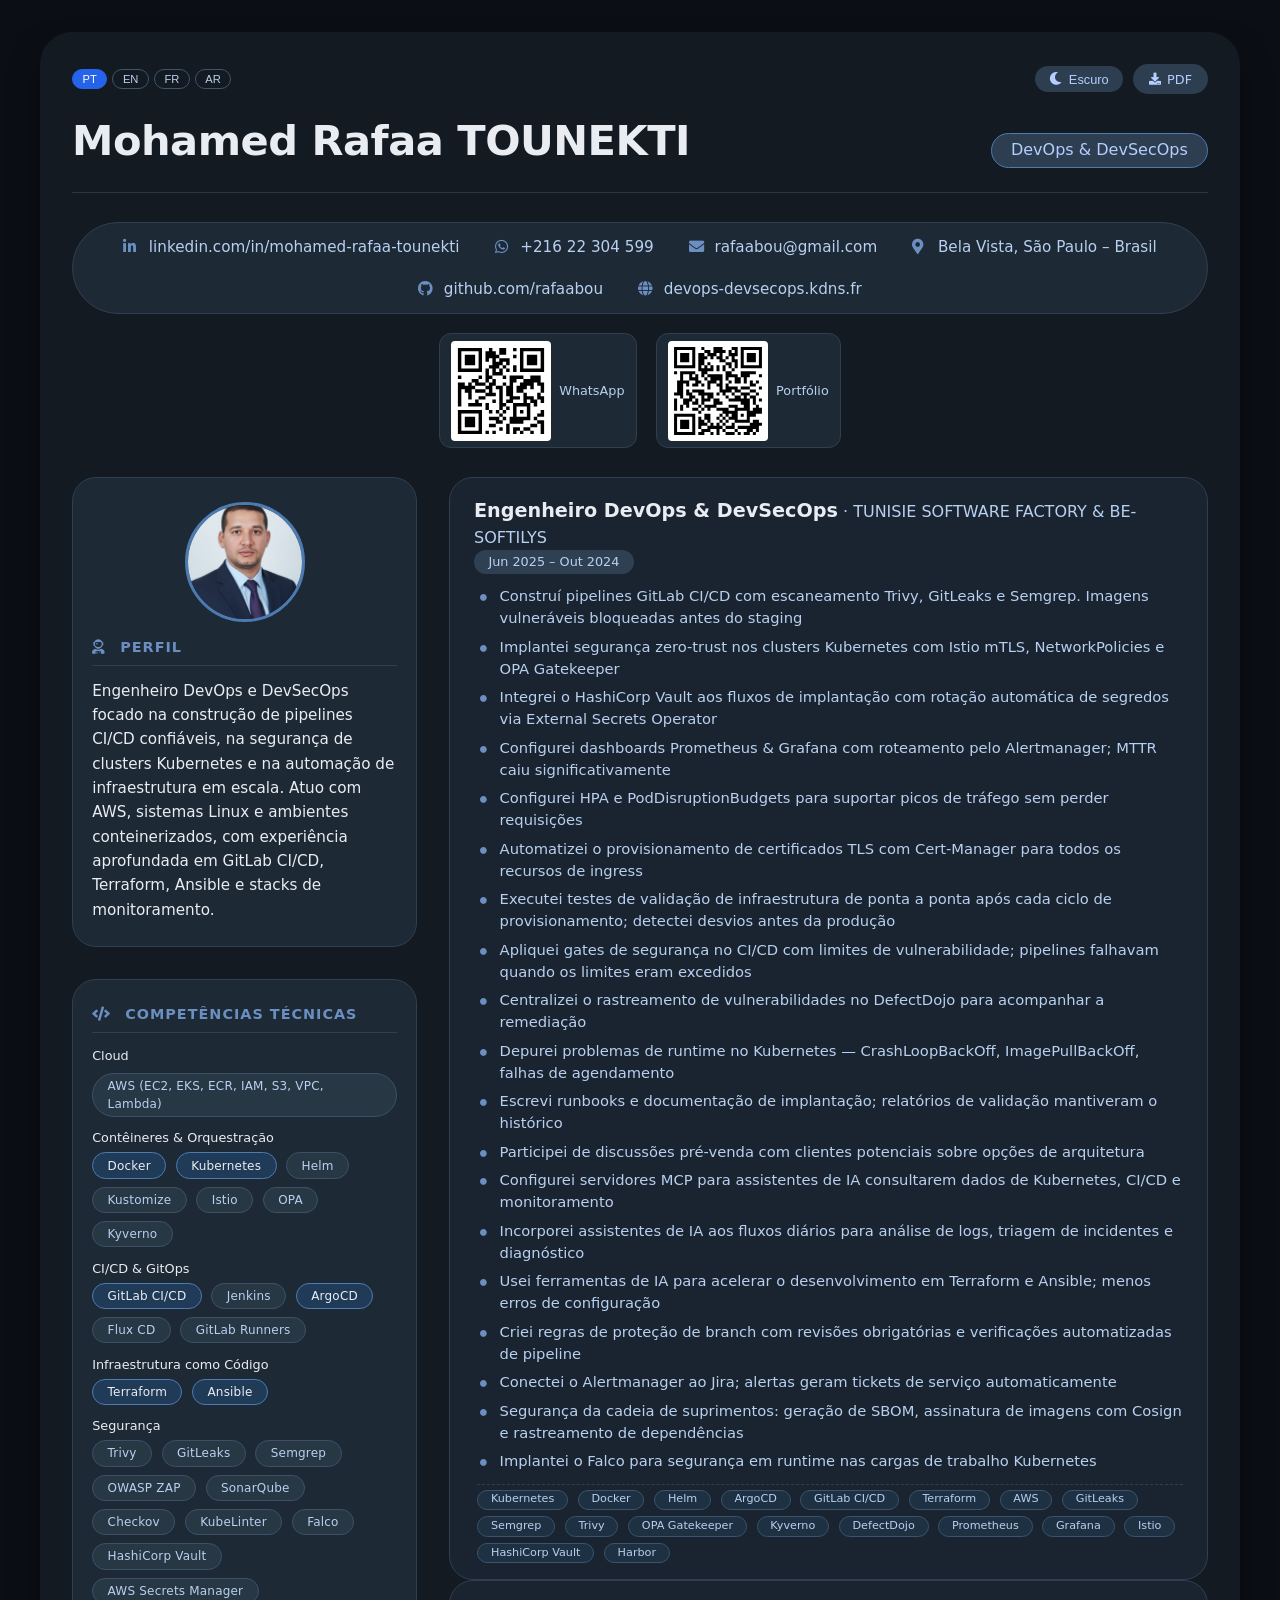
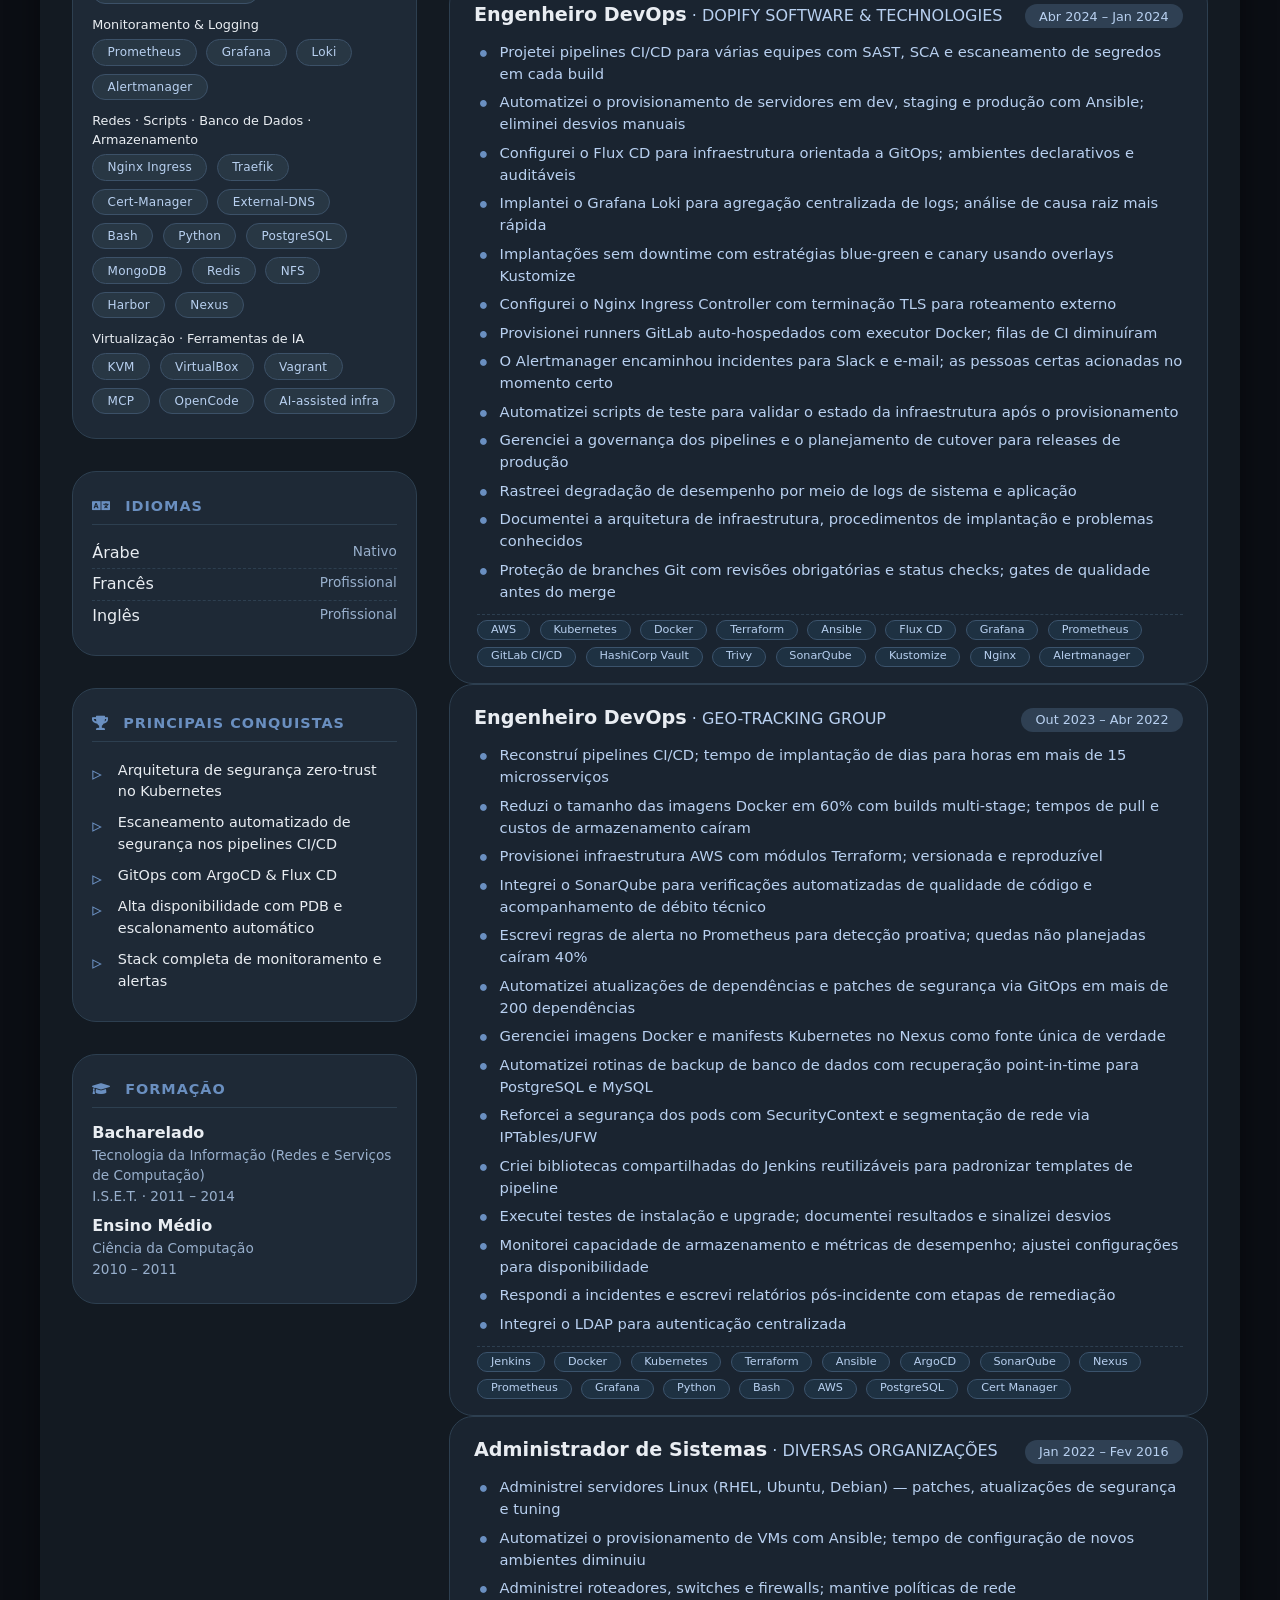
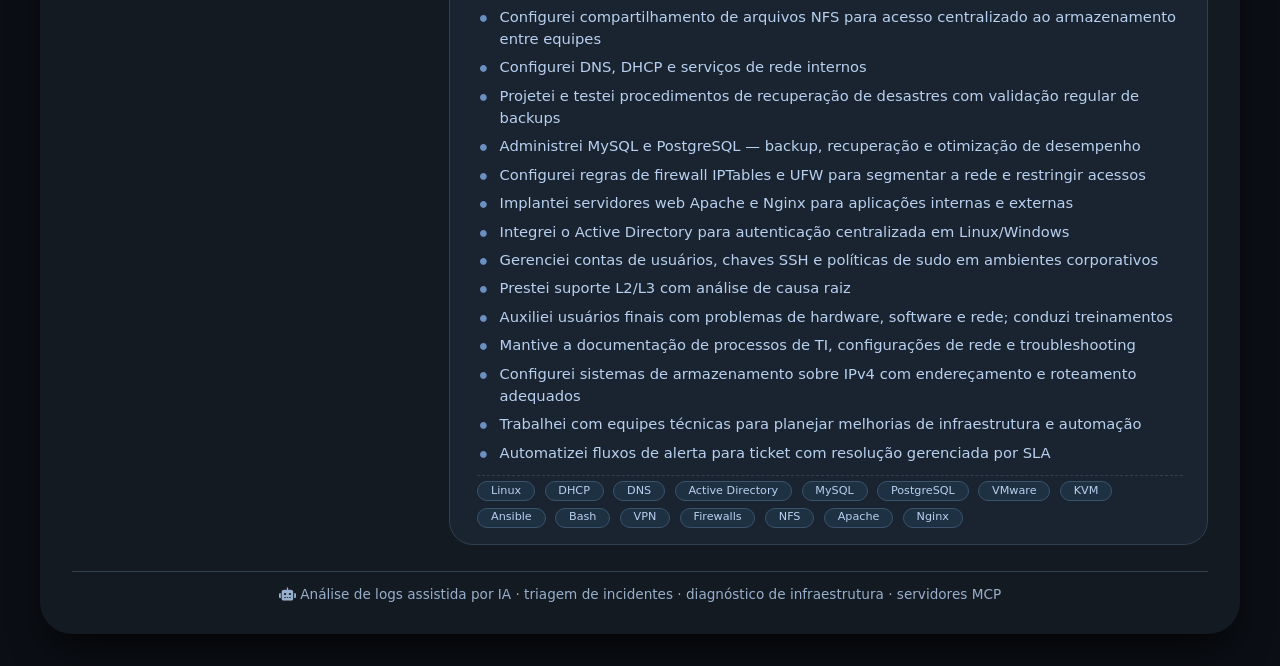
<file: index.html>
<!DOCTYPE html>
<html lang="pt-BR">
<head>
  <meta charset="UTF-8" />
  <meta name="viewport" content="width=device-width, initial-scale=1.0" />
  <title>Mohamed Rafaa Tounekti · DevOps & DevSecOps</title>
  <meta name="description" content="DevOps & DevSecOps engineer — CI/CD, Kubernetes, AWS, Terraform, Ansible, security automation." />
  <meta name="keywords" content="DevOps, DevSecOps, Kubernetes, AWS, CI/CD, Terraform, Ansible, Docker" />
  <meta name="author" content="Mohamed Rafaa Tounekti" />
  <link rel="icon" href="data:image/svg+xml,<svg xmlns='http://www.w3.org/2000/svg' viewBox='0 0 100 100'><text y='.9em' font-size='90'>☁️</text></svg>" />
  <meta property="og:title" content="Mohamed Rafaa Tounekti — DevOps & DevSecOps" />
  <meta property="og:description" content="DevOps & DevSecOps engineer — CI/CD, Kubernetes, AWS, Terraform, security automation." />
  <meta property="og:type" content="profile" />
  <meta property="og:url" content="https://devops-devsecops.kdns.fr/" />
  <script type="application/ld+json">
  {
    "@context": "https://schema.org",
    "@type": "Person",
    "name": "Mohamed Rafaa Tounekti",
    "jobTitle": "DevOps & DevSecOps Engineer",
    "email": "rafaabou@gmail.com",
    "url": "https://devops-devsecops.kdns.fr/",
    "sameAs": [
      "https://linkedin.com/in/mohamed-rafaa-tounekti",
      "https://github.com/rafaabou"
    ]
  }
  </script>
  <link rel="stylesheet" href="https://use.fontawesome.com/releases/v5.15.4/css/all.css" />
  <link rel="stylesheet" href="css/style.css?v=8" />
</head>
<body>
<div class="cv-wrapper">

  <!-- header row with controls -->
  <div class="header-row">
    <div class="lang-selector">
      <button class="lang-btn active" data-lang="pt">PT</button>
      <button class="lang-btn" data-lang="en">EN</button>
      <button class="lang-btn" data-lang="fr">FR</button>
      <button class="lang-btn" data-lang="ar">AR</button>
    </div>
    <div class="header-controls">
      <button class="theme-toggle" id="themeToggle" aria-label="Toggle theme"><i class="fas fa-moon"></i> <span id="themeLabel">Dark</span></button>
      <a href="assets/cv/cv-pt.pdf" download="Mohamed-Rafaa-Tounekti-CV-pt.pdf" class="btn-icon" id="downloadPdf" aria-label="Download as PDF"><i class="fas fa-download"></i> PDF</a>
    </div>
  </div>

  <!-- name & title -->
  <div class="name-title">
    <h1><span id="name-text">Mohamed Rafaa TOUNEKTI</span></h1>
    <span class="badge" id="badge"><i class="fas fa-cloud icon-left-sm"></i>DevOps & DevSecOps</span>
  </div>

  <!-- contact -->
  <div class="contact-row fade-in">
    <a href="https://linkedin.com/in/mohamed-rafaa-tounekti" target="_blank" rel="noopener noreferrer" aria-label="LinkedIn profile"><i class="fab fa-linkedin-in"></i> <bdi dir="ltr">linkedin.com/in/mohamed-rafaa-tounekti</bdi></a>
    <a href="https://wa.me/21622304599" target="_blank" rel="noopener noreferrer" aria-label="Contact on WhatsApp"><i class="fab fa-whatsapp"></i> <bdi dir="ltr">+216 22 304 599</bdi></a>
    <a href="mailto:rafaabou@gmail.com" aria-label="Send email"><i class="fas fa-envelope"></i> <bdi dir="ltr">rafaabou@gmail.com</bdi></a>
    <span aria-label="Location"><i class="fas fa-map-marker-alt"></i> <span id="location-text">Bela Vista, São Paulo – Brasil</span></span>
    <a href="https://github.com/rafaabou" target="_blank" rel="noopener noreferrer" aria-label="GitHub profile"><i class="fab fa-github"></i> <bdi dir="ltr">github.com/rafaabou</bdi></a>
    <a href="https://devops-devsecops.kdns.fr/" target="_blank" rel="noopener noreferrer" aria-label="Portfolio website"><i class="fas fa-globe"></i> <bdi dir="ltr">devops-devsecops.kdns.fr</bdi></a>
  </div>

  <!-- QR assets encode https://wa.me/21622304599 and https://devops-devsecops.kdns.fr/ — regenerate if either URL changes -->
  <div class="qr-strip fade-in">
    <a class="qr-item" id="qr-whatsapp-link" href="https://wa.me/21622304599" target="_blank" rel="noopener noreferrer" aria-label="WhatsApp">
      <img src="assets/qr/whatsapp.svg" alt="" width="100" height="100" />
      <span id="qr-whatsapp-label">WhatsApp</span>
    </a>
    <a class="qr-item" id="qr-portfolio-link" href="https://devops-devsecops.kdns.fr/" target="_blank" rel="noopener noreferrer" aria-label="Portfolio">
      <img src="assets/qr/portfolio.svg" alt="" width="100" height="100" />
      <span id="qr-portfolio-label">Portfolio</span>
    </a>
  </div>

  <!-- grid -->
  <div class="grid-2">

    <!-- LEFT SIDEBAR -->
    <div class="sidebar">

      <!-- profile -->
      <div class="profile-card fade-in">
        <div class="profile-photo">
          <img src="Mohamed_Rafaa_Tounekti.jpg" alt="Mohamed Rafaa Tounekti" />
        </div>
        <h3><i class="fas fa-user-astronaut icon-left"></i> <span id="profile-title">Profile</span></h3>
        <p id="profile-text">
          DevOps and DevSecOps engineer focused on building reliable CI/CD pipelines, securing Kubernetes clusters, and automating infrastructure at scale. I work across AWS, Linux systems, and containerized environments, with deep experience in GitLab CI/CD, Terraform, Ansible, and monitoring stacks.
        </p>
      </div>

      <!-- technical skills -->
      <div class="profile-card fade-in">
        <h3><i class="fas fa-code icon-left"></i> <span id="skills-title">Technical Skills</span></h3>
        <div class="skill-label text-muted" id="cloud-label">Cloud</div>
        <div class="skill-tags">
          <span class="skill-tag">AWS (EC2, EKS, ECR, IAM, S3, VPC, Lambda)</span>
        </div>
        <div class="skill-label text-muted" id="containers-label">Containers & Orchestration</div>
        <div class="skill-tags">
          <span class="skill-tag highlight">Docker</span>
          <span class="skill-tag highlight">Kubernetes</span>
          <span class="skill-tag">Helm</span>
          <span class="skill-tag">Kustomize</span>
          <span class="skill-tag">Istio</span>
          <span class="skill-tag">OPA</span>
          <span class="skill-tag">Kyverno</span>
        </div>
        <div class="skill-label text-muted" id="cicd-label">CI/CD & GitOps</div>
        <div class="skill-tags">
          <span class="skill-tag highlight">GitLab CI/CD</span>
          <span class="skill-tag">Jenkins</span>
          <span class="skill-tag highlight">ArgoCD</span>
          <span class="skill-tag">Flux CD</span>
          <span class="skill-tag">GitLab Runners</span>
        </div>
        <div class="skill-label text-muted" id="iac-label">Infrastructure as Code</div>
        <div class="skill-tags">
          <span class="skill-tag highlight">Terraform</span>
          <span class="skill-tag highlight">Ansible</span>
        </div>
        <div class="skill-label text-muted" id="security-label">Security</div>
        <div class="skill-tags">
          <span class="skill-tag">Trivy</span>
          <span class="skill-tag">GitLeaks</span>
          <span class="skill-tag">Semgrep</span>
          <span class="skill-tag">OWASP ZAP</span>
          <span class="skill-tag">SonarQube</span>
          <span class="skill-tag">Checkov</span>
          <span class="skill-tag">KubeLinter</span>
          <span class="skill-tag">Falco</span>
          <span class="skill-tag">HashiCorp Vault</span>
          <span class="skill-tag">AWS Secrets Manager</span>
        </div>
        <div class="skill-label text-muted" id="monitoring-label">Monitoring & Logging</div>
        <div class="skill-tags">
          <span class="skill-tag">Prometheus</span>
          <span class="skill-tag">Grafana</span>
          <span class="skill-tag">Loki</span>
          <span class="skill-tag">Alertmanager</span>
        </div>
        <div class="skill-label text-muted" id="networking-label">Networking · Scripting · DB · Storage</div>
        <div class="skill-tags">
          <span class="skill-tag">Nginx Ingress</span>
          <span class="skill-tag">Traefik</span>
          <span class="skill-tag">Cert-Manager</span>
          <span class="skill-tag">External-DNS</span>
          <span class="skill-tag">Bash</span>
          <span class="skill-tag">Python</span>
          <span class="skill-tag">PostgreSQL</span>
          <span class="skill-tag">MongoDB</span>
          <span class="skill-tag">Redis</span>
          <span class="skill-tag">NFS</span>
          <span class="skill-tag">Harbor</span>
          <span class="skill-tag">Nexus</span>
        </div>
        <div class="skill-label text-muted" id="virt-label">Virtualization · AI Tooling</div>
        <div class="skill-tags">
          <span class="skill-tag">KVM</span>
          <span class="skill-tag">VirtualBox</span>
          <span class="skill-tag">Vagrant</span>
          <span class="skill-tag">MCP</span>
          <span class="skill-tag">OpenCode</span>
          <span class="skill-tag">AI-assisted infra</span>
        </div>
      </div>

      <!-- languages -->
      <div class="profile-card fade-in">
        <h3><i class="fas fa-language icon-left"></i> <span id="lang-title">Languages</span></h3>
        <div class="lang-item"><span class="lang-name" id="lang-arabic-name">Arabic</span><span class="lang-level" id="lang-arabic-level">Native</span></div>
        <div class="lang-item"><span class="lang-name" id="lang-french-name">French</span><span class="lang-level" id="lang-french-level">Fluent</span></div>
        <div class="lang-item"><span class="lang-name" id="lang-english-name">English</span><span class="lang-level" id="lang-english-level">Professional</span></div>
      </div>

      <!-- achievements -->
      <div class="profile-card fade-in">
        <h3><i class="fas fa-trophy icon-left"></i> <span id="ach-title">Key Achievements</span></h3>
        <ul class="achievement-list" id="ach-list">
          <li>Zero-trust security architecture on Kubernetes</li>
          <li>Automated security scanning in CI/CD pipelines</li>
          <li>GitOps with ArgoCD &amp; Flux CD</li>
          <li>High availability with PDB &amp; autoscaling</li>
          <li>Comprehensive monitoring &amp; alerting stack</li>
        </ul>
      </div>

      <!-- education -->
      <div class="profile-card fade-in">
        <h3><i class="fas fa-graduation-cap icon-left"></i> <span id="edu-title">Education</span></h3>
        <div id="edu-container">
          <div class="edu-item">
            <strong>Bachelor's Degree</strong><br />
            <span class="meta">Information Technology (Computer Networks and Services)</span>
            <span class="meta">I.S.E.T. · 2011 – 2014</span>
          </div>
          <div class="edu-item mt-1">
            <strong>High School Baccalaureate</strong><br />
            <span class="meta">Computer Science · 2010 – 2011</span>
          </div>
        </div>
      </div>

    </div>

    <!-- RIGHT MAIN: EXPERIENCE -->
    <div class="main-content">
      <div id="exp-container"></div>
    </div>

  </div><!-- end grid -->

  <div class="cv-footer">
    <i class="fas fa-robot"></i> <span id="footer-text">AI-assisted log analysis · incident triage · infrastructure diagnostics · MCP servers</span>
  </div>

</div><!-- end cv-wrapper -->

<script src="js/translations.js?v=8"></script>
<script src="js/script.js?v=8"></script>
</body>
</html>
</file>
<file: css/style.css>
/* ── CSS custom properties (theming) ── */
:root {
  --bg-page: #0b0e14;
  --bg-wrapper: #131a22;
  --bg-card: #1e2936;
  --bg-card-alt: #1a2430;
  --border-color: #2d3f50;
  --border-light: #2a3643;
  --text-primary: #e9edf2;
  --text-secondary: #b8d0f0;
  --text-muted: #98afcc;
  --accent: #7aa9ff;
  --accent-dim: #6a8fc0;
  --skill-bg: #283744;
  --skill-border: #3c5168;
  --highlight-bg: #1f3b57;
  --highlight-border: #4b7bb0;
  --period-bg: #2f4053;
  --btn-bg: #2c3e50;
  --btn-text: #b6cdff;
  --tag-bg: #1e3142;
  --tag-border: #3b536c;
  --shadow: 0 20px 40px -12px rgba(0, 0, 0, 0.8);
  --contact-bg: #1e2936;
  --contact-border: #2f3f4f;
  --lang-btn-bg: transparent;
  --lang-btn-border: #3e556b;
  --lang-btn-hover: #2c3e50;
  --lang-active-bg: #2563eb;
  --lang-active-text: #fff;
  --font-family: 'Segoe UI', Roboto, system-ui, -apple-system, sans-serif;
}

body.light {
  --bg-page: #f4f6fa;
  --bg-wrapper: #ffffff;
  --bg-card: #f0f3f8;
  --bg-card-alt: #eef2f7;
  --border-color: #d0d8e4;
  --border-light: #d0d8e4;
  --text-primary: #1a2332;
  --text-secondary: #3d5270;
  --text-muted: #6b7f9e;
  --accent: #2563eb;
  --accent-dim: #4b7bb0;
  --skill-bg: #e2e8f0;
  --skill-border: #cbd5e1;
  --highlight-bg: #dbeafe;
  --highlight-border: #93c5fd;
  --period-bg: #e2e8f0;
  --btn-bg: #2563eb;
  --btn-text: #ffffff;
  --tag-bg: #e2e8f0;
  --tag-border: #cbd5e1;
  --shadow: 0 20px 40px -12px rgba(0, 0, 0, 0.15);
  --contact-bg: #f0f3f8;
  --contact-border: #d0d8e4;
  --lang-btn-bg: transparent;
  --lang-btn-border: #cbd5e1;
  --lang-btn-hover: #e2e8f0;
  --lang-active-bg: #2563eb;
  --lang-active-text: #fff;
}

* {
  margin: 0;
  padding: 0;
  box-sizing: border-box;
}

html {
  scroll-behavior: smooth;
}

body {
  background: var(--bg-page);
  font-family: var(--font-family);
  display: flex;
  justify-content: center;
  padding: 2rem 1rem;
  color: var(--text-primary);
  line-height: 1.5;
  transition: background 0.3s, color 0.3s;
}

/* ── Arabic (RTL) ── */
body.rtl {
  direction: rtl;
  font-family: 'Segoe UI', 'Traditional Arabic', Tahoma, sans-serif;
}

body.rtl .achievement-list li,
body.rtl .exp-desc li {
  padding-right: 1.6rem;
  padding-left: 0;
}

body.rtl .achievement-list li::before,
body.rtl .exp-desc li::before {
  left: auto;
  right: 0;
}

body.rtl .exp-desc {
  padding-right: 0.2rem;
  padding-left: 0;
}

body.rtl .icon-left {
  margin-right: 0 !important;
  margin-left: 8px;
}

body.rtl .icon-left-sm {
  margin-right: 0 !important;
  margin-left: 6px;
}

body.rtl .exp-header {
  flex-direction: row-reverse;
}

body.rtl .name-title {
  flex-direction: row-reverse;
}

/* ── Layout ── */
.cv-wrapper {
  max-width: 1200px;
  width: 100%;
  background: var(--bg-wrapper);
  border-radius: 32px;
  box-shadow: var(--shadow);
  padding: 2rem 2rem 1.8rem;
  transition: background 0.3s, box-shadow 0.3s;
}

.header-row {
  display: flex;
  flex-wrap: wrap;
  justify-content: space-between;
  align-items: center;
  margin-bottom: 1rem;
}

.header-controls {
  display: flex;
  gap: 0.6rem;
  align-items: center;
  flex-wrap: wrap;
}

/* ── Language selector ── */
.lang-selector {
  display: flex;
  gap: 0.3rem;
}

.lang-btn {
  background: var(--lang-btn-bg);
  color: var(--text-secondary);
  border: 1px solid var(--lang-btn-border);
  border-radius: 20px;
  padding: 0.2rem 0.6rem;
  font-size: 0.7rem;
  cursor: pointer;
  transition: 0.2s;
  font-weight: 500;
}

.lang-btn:hover {
  background: var(--lang-btn-hover);
}

.lang-btn.active {
  background: var(--lang-active-bg);
  color: var(--lang-active-text);
  border-color: var(--lang-active-bg);
}

.btn-icon {
  background: var(--btn-bg);
  color: var(--btn-text);
  border: none;
  border-radius: 30px;
  padding: 0.35rem 1rem;
  font-size: 0.8rem;
  cursor: pointer;
  display: inline-flex;
  align-items: center;
  gap: 0.4rem;
  transition: 0.2s;
  text-decoration: none;
}

.btn-icon:hover {
  opacity: 0.85;
  transform: translateY(-1px);
}

.btn-icon i {
  font-size: 0.75rem;
}

/* ── Name / title ── */
.name-title {
  display: flex;
  flex-wrap: wrap;
  justify-content: space-between;
  align-items: baseline;
  border-bottom: 1px solid var(--border-light);
  padding-bottom: 1.2rem;
  margin-bottom: 1.8rem;
}

.name-title h1 {
  font-size: 2.6rem;
  font-weight: 600;
  letter-spacing: -0.5px;
  color: var(--text-primary);
}

.name-title .badge {
  background: var(--btn-bg);
  padding: 0.3rem 1.2rem;
  border-radius: 40px;
  font-size: 1rem;
  font-weight: 500;
  color: var(--btn-text);
  border: 1px solid var(--highlight-border);
}

/* ── Contact row ── */
.contact-row {
  display: flex;
  flex-wrap: wrap;
  gap: 1.2rem 2.2rem;
  background: var(--contact-bg);
  padding: 0.8rem 1.5rem;
  border-radius: 60px;
  margin-bottom: 2rem;
  font-size: 0.95rem;
  border: 1px solid var(--contact-border);
  justify-content: center;
  transition: background 0.3s, border-color 0.3s;
}

.contact-row a,
.contact-row span {
  color: var(--text-secondary);
  text-decoration: none;
  display: inline-flex;
  align-items: center;
  gap: 0.4rem;
  transition: 0.2s;
}

.contact-row a:hover {
  color: var(--accent);
  text-decoration: underline;
}

.contact-row i {
  width: 1.2rem;
  color: var(--accent-dim);
}

/* ── QR codes ── */
.qr-strip {
  display: flex;
  flex-wrap: wrap;
  justify-content: center;
  gap: 0.8rem 1.2rem;
  margin: -0.8rem 0 1.8rem; /* pull the codes closer to the contact pill */
}

.qr-item {
  display: inline-flex;
  align-items: center;
  gap: 0.5rem;
  padding: 0.4rem 0.7rem;
  border: 1px solid var(--contact-border);
  border-radius: 12px;
  background: var(--contact-bg);
  color: var(--text-secondary);
  text-decoration: none;
  font-size: 0.8rem;
  transition: background 0.3s, border-color 0.3s, color 0.2s;
}

.qr-item:hover {
  border-color: var(--accent);
  color: var(--accent);
}

.qr-item img {
  display: block;
  width: 100px;
  height: 100px;
  border-radius: 4px;
}

/* ── 2-column grid ── */
.grid-2 {
  display: grid;
  grid-template-columns: 1fr 2.2fr;
  gap: 2rem;
  margin-top: 0.5rem;
}

.sidebar {
  display: flex;
  flex-direction: column;
  gap: 2rem;
}

/* ── Profile photo ── */
.profile-photo {
  text-align: center;
  margin-bottom: 0.5rem;
}

.profile-photo img {
  width: 120px;
  height: 120px;
  border-radius: 50%;
  object-fit: cover;
  border: 3px solid var(--highlight-border);
  transition: 0.3s;
}

.profile-photo img:hover {
  transform: scale(1.05);
}

#profile-text { font-size: 0.95rem; line-height: 1.6; }
.icon-left { margin-right: 8px; }
.icon-left-sm { margin-right: 6px; }

/* ── Profile card ── */
.profile-card {
  background: var(--bg-card);
  border-radius: 24px;
  padding: 1.5rem 1.2rem;
  border: 1px solid var(--border-color);
  transition: background 0.3s, border-color 0.3s;
}

.profile-card h3 {
  font-size: 0.9rem;
  text-transform: uppercase;
  letter-spacing: 1px;
  color: var(--accent-dim);
  margin-bottom: 0.8rem;
  border-bottom: 1px solid var(--border-color);
  padding-bottom: 0.4rem;
}

/* ── Skill tags ── */
.skill-tags {
  display: flex;
  flex-wrap: wrap;
  gap: 0.5rem 0.6rem;
  margin-top: 0.3rem;
}

.skill-tag {
  background: var(--skill-bg);
  padding: 0.2rem 0.9rem;
  border-radius: 30px;
  font-size: 0.75rem;
  font-weight: 500;
  color: var(--text-secondary);
  border: 1px solid var(--skill-border);
  letter-spacing: 0.2px;
  transition: 0.2s;
}

.skill-tag:hover {
  transform: translateY(-2px);
  box-shadow: 0 4px 12px rgba(0, 0, 0, 0.3);
}

.skill-tag.highlight {
  background: var(--highlight-bg);
  border-color: var(--highlight-border);
  color: var(--text-primary);
}

.skill-label { font-size: 0.8rem; margin: 0.7rem 0 0.3rem; }
.skill-label:first-of-type { margin-bottom: 0.5rem; margin-top: 0; }

/* ── Language list ── */
.lang-item {
  display: flex;
  justify-content: space-between;
  padding: 0.2rem 0;
  border-bottom: 1px dashed var(--border-color);
}

.lang-item:last-child {
  border-bottom: none;
}

.lang-name {
  font-weight: 500;
}

.lang-level {
  color: var(--text-muted);
  font-size: 0.85rem;
}

/* ── Achievements ── */
.achievement-list {
  list-style: none;
  padding: 0;
}

.achievement-list li {
  padding: 0.3rem 0 0.3rem 1.6rem;
  position: relative;
  font-size: 0.9rem;
}

.achievement-list li::before {
  content: "▹";
  position: absolute;
  left: 0;
  color: var(--accent-dim);
  font-size: 1.2rem;
}

/* ── Education ── */
.edu-item {
  margin-top: 0.2rem;
}

.edu-item strong {
  color: var(--text-primary);
}

.edu-item .meta {
  font-size: 0.85rem;
  color: var(--text-muted);
  display: block;
}

.mt-1 { margin-top: 0.5rem; }

/* ── Experience ── */
.main-content {
  display: flex;
  flex-direction: column;
  gap: 1.8rem;
}

.exp-block {
  background: var(--bg-card-alt);
  border-radius: 24px;
  padding: 1.2rem 1.5rem 1rem;
  border: 1px solid var(--border-color);
  transition: background 0.3s, border-color 0.3s, transform 0.2s;
}

.exp-block:hover {
  transform: translateY(-2px);
}

.exp-header {
  display: flex;
  flex-wrap: wrap;
  justify-content: space-between;
  align-items: baseline;
  margin-bottom: 0.5rem;
}

.exp-header .role {
  font-weight: 600;
  font-size: 1.2rem;
  color: var(--text-primary);
}

.exp-header .company {
  font-weight: 500;
  color: var(--text-secondary);
}

.exp-header .period {
  font-size: 0.8rem;
  background: var(--period-bg);
  padding: 0.15rem 0.9rem;
  border-radius: 40px;
  color: var(--text-secondary);
}

.exp-desc {
  margin-top: 0.5rem;
  padding-left: 0.2rem;
}

.exp-desc ul {
  list-style: none;
  padding: 0;
}

.exp-desc li {
  position: relative;
  padding: 0.2rem 0 0.2rem 1.4rem;
  font-size: 0.92rem;
  color: var(--text-secondary);
  line-height: 1.5;
}

.exp-desc li::before {
  content: "•";
  position: absolute;
  left: 0;
  color: var(--accent-dim);
  font-weight: bold;
  font-size: 1.2rem;
}

.exp-desc .tech-stack {
  display: flex;
  flex-wrap: wrap;
  gap: 0.4rem 0.6rem;
  margin-top: 0.5rem;
  padding-top: 0.3rem;
  border-top: 1px dashed var(--border-color);
}

.exp-desc .tech-stack span {
  background: var(--tag-bg);
  padding: 0.05rem 0.8rem;
  border-radius: 20px;
  font-size: 0.7rem;
  color: var(--text-secondary);
  border: 1px solid var(--tag-border);
  transition: 0.2s;
}

.exp-desc .tech-stack span:hover {
  background: var(--highlight-bg);
  border-color: var(--highlight-border);
}

/* ── Theme toggle ── */
.theme-toggle {
  background: var(--btn-bg);
  color: var(--btn-text);
  border: none;
  border-radius: 30px;
  padding: 0.35rem 0.9rem;
  font-size: 0.8rem;
  cursor: pointer;
  display: inline-flex;
  align-items: center;
  gap: 0.4rem;
  transition: 0.2s;
}

.theme-toggle:hover {
  opacity: 0.85;
  transform: translateY(-1px);
}

/* ── Fade-in animation ── */
.fade-in {
  opacity: 0;
  transform: translateY(24px);
  transition: opacity 0.6s ease-out, transform 0.6s ease-out;
}

.fade-in.visible {
  opacity: 1;
  transform: translateY(0);
}

/* ── Footer ── */
.cv-footer {
  margin-top: 1.6rem;
  border-top: 1px solid var(--border-color);
  padding-top: 0.8rem;
  font-size: 0.85rem;
  color: var(--text-muted);
  text-align: center;
}

/* ── Photo lightbox ── */
.photo-lightbox {
  position: fixed;
  top: 0; left: 0; right: 0; bottom: 0;
  background: rgba(0,0,0,0.85);
  display: flex;
  align-items: center;
  justify-content: center;
  z-index: 9999;
  cursor: pointer;
  animation: lightbox-fade 0.3s;
}
.photo-lightbox img {
  max-width: 90vw;
  max-height: 90vh;
  border-radius: 8px;
  box-shadow: 0 20px 60px rgba(0,0,0,0.5);
}
@keyframes lightbox-fade {
  from { opacity: 0; }
  to { opacity: 1; }
}

/* ── Staggered fade-in ── */
.fade-in { transition-delay: var(--fade-delay, 0s); }

/* ── Responsive ── */
@media (max-width: 850px) {
  .grid-2 {
    grid-template-columns: 1fr;
    gap: 1.5rem;
  }
  .name-title {
    flex-direction: column;
    align-items: start;
    gap: 0.5rem;
  }
  .name-title h1 {
    font-size: 2.2rem;
  }
  .contact-row {
    border-radius: 30px;
    gap: 0.8rem 1.6rem;
    justify-content: flex-start;
    flex-wrap: wrap;
  }
  .header-row {
    flex-direction: column;
    align-items: start;
    gap: 0.6rem;
  }
}

@media (max-width: 480px) {
  .cv-wrapper {
    padding: 1rem;
  }
  .qr-item {
    padding: 0.3rem 0.5rem;
    font-size: 0.7rem;
  }
  .qr-item img {
    width: 80px;
    height: 80px;
  }
  .exp-header {
    flex-direction: column;
    align-items: start;
    gap: 0.2rem;
  }
  .exp-header .period {
    margin-top: 0.2rem;
  }
}

/* ── Print: ALL content, 2 A4 pages ── */
@media print {
  @page {
    size: A4;
    margin: 0.3in;
  }

  * { background: transparent !important; box-shadow: none !important; }

  body {
    background: white;
    padding: 0;
    color: #000;
    font-size: 6.5pt;
    line-height: 1.2;
    /* dark-theme text tokens would print near-white on white */
    --text-primary: #000;
    --text-secondary: #333;
    --text-muted: #555;
    --accent: #1a4f8b;
    --accent-dim: #444;
    --btn-text: #333;
    --lang-active-text: #fff;
  }

  .cv-wrapper {
    max-width: 100%;
    border-radius: 0;
    padding: 0;
    background: white;
  }

  .header-row { display: none !important; }

  .name-title {
    padding-bottom: 2pt;
    margin-bottom: 3pt;
    border-bottom: 0.5pt solid #999;
  }
  .name-title h1 { font-size: 13pt; }
  .name-title .badge {
    font-size: 6.5pt;
    padding: 0.5pt 5pt;
    border: 0.5pt solid #999;
    color: #333;
    border-radius: 10pt;
  }
  .name-title .badge i { display: none; }

  .contact-row {
    padding: 2pt 6pt;
    margin-bottom: 4pt;
    border-radius: 6pt;
    font-size: 6pt;
    gap: 2pt 8pt;
    border: 0.5pt solid #bbb;
  }
  .contact-row a, .contact-row span { color: #333; }
  .contact-row i { width: 8pt; color: #555; }

  .qr-strip {
    display: flex;
    justify-content: center;
    gap: 10pt;
    margin: 0 0 4pt;
    page-break-inside: avoid;
  }
  .qr-item {
    display: inline-flex;
    align-items: center;
    gap: 3pt;
    padding: 1pt 4pt;
    border: 0.5pt solid #bbb;
    border-radius: 4pt;
    color: #333;
    font-size: 5.5pt;
  }
  .qr-item img {
    width: 56pt;
    height: 56pt;
    padding: 1pt;
  }

  /* float layout so columns break independently */
  .grid-2 {
    display: block !important;
    margin-top: 0;
  }

  .sidebar {
    float: left;
    width: 30%;
    margin-right: 3%;
    display: block;
    gap: 0;
  }

  .main-content {
    float: right;
    width: 67%;
    display: block;
    gap: 0;
  }

  .profile-card {
    padding: 2pt 4pt;
    border: 0.5pt solid #ddd;
    border-radius: 2pt;
    margin-bottom: 3pt;
    page-break-inside: avoid;
  }
  .profile-card h3 {
    font-size: 6pt;
    text-transform: uppercase;
    margin-bottom: 1pt;
    padding-bottom: 1pt;
    border-bottom: 0.5pt solid #ddd;
    color: #555;
  }
  .profile-card h3 i { display: none; }
  .profile-card p {
    font-size: 6pt !important;
    line-height: 1.2 !important;
  }

  .profile-photo { margin-bottom: 2pt; }
  .profile-photo img {
    width: 50px;
    height: 50px;
    border: 1.5pt solid #999;
  }

  .skill-tags { gap: 1pt 2pt; margin-top: 0; }
  .skill-tag {
    font-size: 4.5pt;
    padding: 0 3pt;
    border: 0.5pt solid #ccc;
    color: #333;
  }
  .skill-tag.highlight { border-color: #999; font-weight: 600; }

  .lang-item { font-size: 5.5pt; padding: 0.5pt 0; border-color: #ddd; }
  .achievement-list li {
    font-size: 5.5pt;
    padding: 0 0 0 7pt;
    line-height: 1.15;
  }
  .achievement-list li::before { font-size: 6pt; left: 0; color: #555; }
  .edu-item { font-size: 5.5pt; margin-top: 1pt; }
  .edu-item strong { color: #222; }
  .edu-item .meta { font-size: 5pt; color: #555; }

  .exp-block {
    padding: 2pt 4pt;
    border: 0.5pt solid #ddd;
    border-radius: 2pt;
    margin-bottom: 3pt;
  }

  .exp-header { margin-bottom: 1pt; }
  .exp-header .role { font-size: 7pt; color: #111; }
  .exp-header .company { font-size: 6pt; color: #444; }
  .exp-header .period {
    font-size: 5.5pt;
    padding: 0 4pt;
    border: 0.5pt solid #ddd;
    border-radius: 4pt;
    color: #555;
  }

  .exp-desc { margin-top: 1pt; padding-left: 0; }
  .exp-desc ul { margin: 0; }

  .exp-desc li {
    font-size: 5.5pt;
    padding: 0.3pt 0 0.3pt 7pt;
    color: #222;
    line-height: 1.15;
  }
  .exp-desc li::before { font-size: 6pt; left: 0; color: #555; }

  .exp-desc .tech-stack {
    margin-top: 1pt;
    padding-top: 1pt;
    border-top: 0.5pt dashed #ddd;
    gap: 1pt 3pt;
  }
  .exp-desc .tech-stack span {
    font-size: 5pt;
    padding: 0 3pt;
    border: 0.25pt solid #ccc;
    color: #444;
  }

  .text-muted { font-size: 5.5pt !important; margin-bottom: 0 !important; margin-top: 2pt !important; color: #555 !important; }

  .fade-in { opacity: 1 !important; transform: none !important; }

  /* footer visible in print */
  .cv-footer {
    margin-top: 6pt;
    border-top: 0.5pt solid #ccc;
    padding-top: 3pt;
    font-size: 5pt;
    color: #555;
    text-align: center;
    clear: both;
  }

  /* force page break after exp 2 on RIGHT column only */
  .exp-block:nth-child(2) {
    page-break-after: always;
  }

  /* RTL (Arabic) fixes */
  body.rtl .achievement-list li { padding: 0 7pt 0 0; }
  body.rtl .achievement-list li::before { left: auto; right: 0; }
  body.rtl .exp-desc li { padding: 0.3pt 7pt 0.3pt 0; }
  body.rtl .exp-desc li::before { left: auto; right: 0; }
}
</file>
